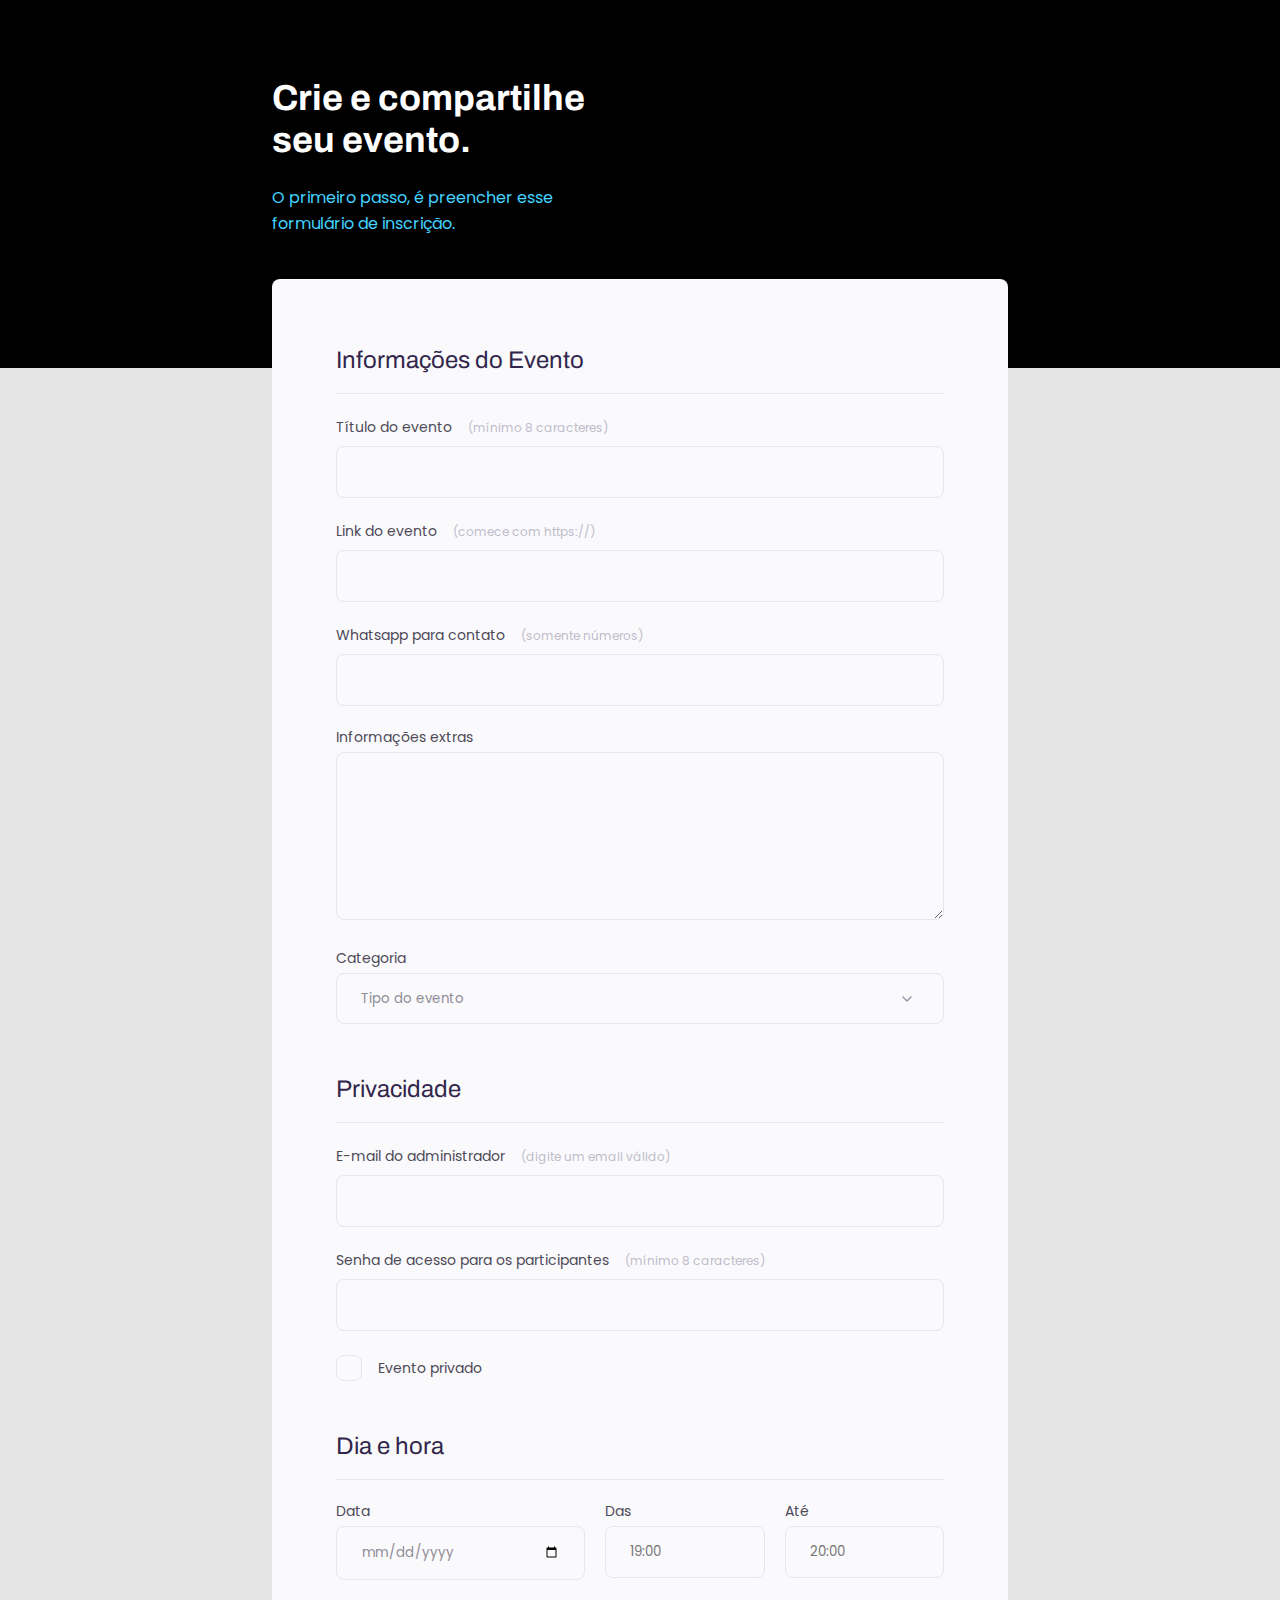
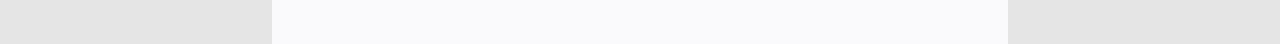
<file: form/index.html>
<!DOCTYPE html>
<html lang="pt-br">
  <head>
    <meta charset="UTF-8" />
    <meta name="viewport" content="width=device-width, initial-scale=1.0" />
    <title>Crie seu Evento</title>
    <link rel="stylesheet" href="style.css" />
  </head>
  <body>
    <header>
      <div class="page">
        <h1>Crie e compartilhe seu evento.</h1>
        <p>O primeiro passo, é preencher esse formulário de inscrição.</p>
      </div>
    </header>

    <main>
      <form action="index.html" method="get">
        <!--Fieldset significa agrupamento de campos-->
        <fieldset id="information">
          <!--Legenda do campo-->
          <legend>Informações do Evento</legend>

          <label for="title"
            >Título do evento <span>(mínimo 8 caracteres)</span></label
          >
          <input type="text" name="title" id="title" />

          <label for="link"
            >Link do evento <span>(comece com https://)</span></label
          >
          <input type="url" name="link" id="link" />

          <label for="whats"
            >Whatsapp para contato <span>(somente números)</span></label
          >
          <input type="tel" name="whats" id="whats" />

          <label for="extras">Informações extras</label>
          <textarea name="extras" id="extras"></textarea>

          <label for="type">Categoria</label>
          <select name="type" id="type">
            <option value="" disabled selected>Tipo do evento</option>
            <option value="live">Ao vivo</option>
            <option value="podcast">Podcast</option>
            <option value="mentorship">Mentoria</option>
          </select>
        </fieldset>

        <fieldset id="privacy">
          <legend>Privacidade</legend>

          <label for="email-adm"
            >E-mail do administrador
            <span>(digite um email válido)</span></label
          >
          <input type="email" name="email-adm" id="email-adm" />

          <label for="password"
            >Senha de acesso para os participantes
            <span>(mínimo 8 caracteres)</span></label
          >
          <input type="password" name="password" id="password" />

          <div class="checkbox-wrapper">
            <input
            type="checkbox"
            id="privacy-check"
            
            />
            <label for="privacy-check" 
              >Evento privado</label
            >
          </div>
        </fieldset>

        <fieldset id="date-section">
          <legend>Dia e hora</legend>

          <div class="date-wrapper">
            <div class="input-wrapper">
              <label for="date">Data</label>
              <input type="date" name="date" id="date" />
            </div>

            <div class="input-wrapper">
              <label for="start">Das</label>
              <input
                type="datetime"
                name="start"
                id="start"
                placeholder="19:00"
              />
            </div>

            <div class="input-wrapper">
              <label for="end">Até</label>
              <input type="datetime" name="end" id="end" placeholder="20:00" />
            </div>
          </div>
        </fieldset>
      </form>
    </main>
  </body>
</html>
</file>
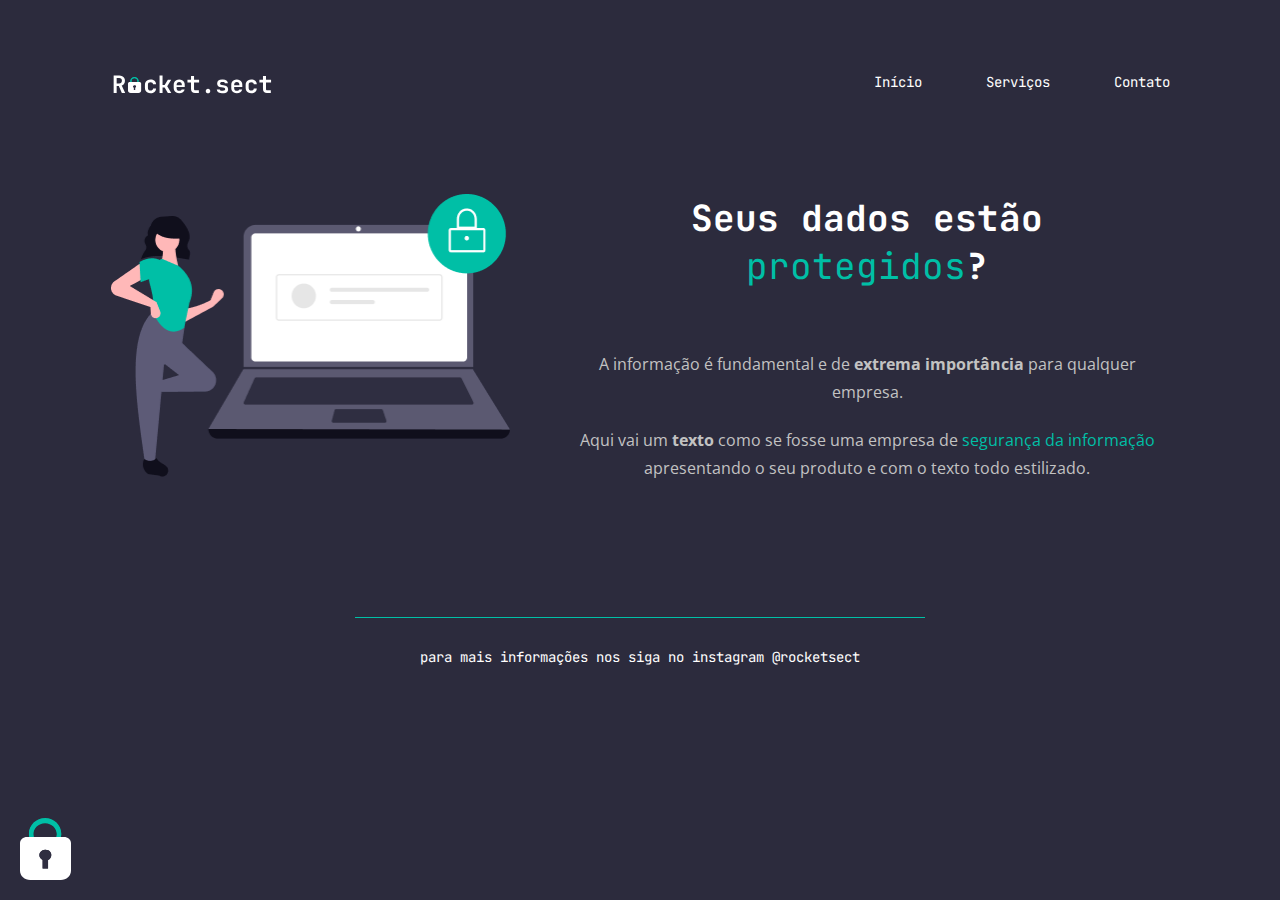
<file: Nova pasta/index.html>
<!DOCTYPE html>
<html lang="pt-br">
  <head>
    <meta charset="UTF-8" />
    <meta name="viewport" content="width=device-width, initial-scale=1.0" />
    <link rel="preconnect" href="https://fonts.googleapis.com" />
    <link rel="preconnect" href="https://fonts.gstatic.com" crossorigin />
    <link
      href="https://fonts.googleapis.com/css2?family=JetBrains+Mono:wght@500;700&family=Open+Sans:wght@400;700&display=swap"
      rel="stylesheet"
    />
    <link rel="stylesheet" href="style.css" />
    <link rel="shortcut icon" href="favicon.ico" type="image/x-icon" />
    <title>Rocket.sect</title>
  </head>
  <body>
    <div id="container">
      <header>
        <img src="images/logo.svg" alt="Logo da Rocket.sect" id="logo" />
        <nav>
          <ul>
            <li><a href="#" target="_blank">Início</a></li>
            <li><a href="#" target="_blank">Serviços</a></li>
            <li><a href="#" target="_blank">Contato</a></li>
          </ul>
          <img src="images/menu.svg" id="menu" />
        </nav>
      </header>
      <main>
        <div class="img">
          <img
            src="images/img1.png"
            alt="Mulher ao lado esquerdo de um notebook"
          />
        </div>
        <section id="text">
          <h1>Seus dados estão <span>protegidos</span>?</h1>
          <p>
            A informação é fundamental e de
            <strong>extrema importância</strong> para qualquer empresa.
          </p>
          <p>
            Aqui vai um <strong>texto</strong> como se fosse uma empresa de
            <span>segurança da informação</span> apresentando o seu produto e
            com o texto todo estilizado.
          </p>
        </section>
      </main>
      <footer>
        para mais informações nos siga no instagram <a href="#">@rocketsect</a>
      </footer>

      <img
        src="images/padlock.svg"
        alt="Cadeado no canto inferior esquerdo"
        id="padlock"
      />
    </div>
  </body>
</html>
</file>
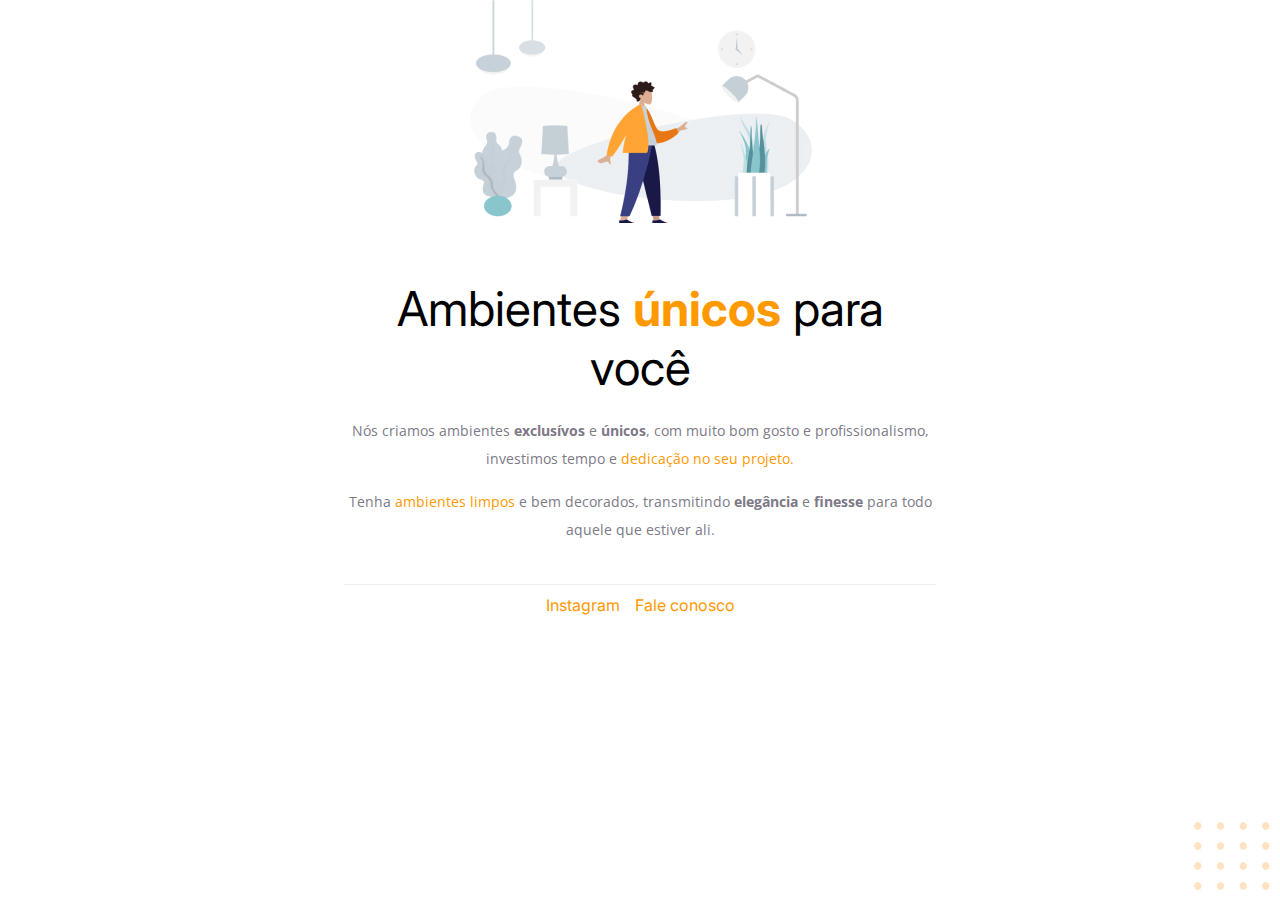
<file: projeto-01/index.html>
<!DOCTYPE html>
<html lang="pt-br">
<head>
    <meta charset="UTF-8">
    <meta name="viewport" content="width=device-width, initial-scale=1.0">
    <link rel="stylesheet" href="style.css">
    <title>Arquitetura</title>
</head>
<body>
    <main>
        <img src="images/image.jpg" alt="Pessoa em um ambiente com móveis">
        <h1>Ambientes <span class="yellow" style="font-weight: bold;">únicos</span> para<br> você</h1>
        <p>Nós criamos ambientes <strong>exclusívos</strong> e <strong>únicos</strong>, com muito bom gosto e profissionalismo, investimos tempo e <span class="yellow">dedicação no seu projeto.</span> </p>
        <p>Tenha <span class="yellow">ambientes limpos</span> e bem decorados, transmitindo <strong>elegância</strong>  e <strong>finesse</strong> para todo aquele que estiver ali.</p>
    </main>
    <footer>
        <nav>
            <ul>
                <li><a href="#" target="_blank">Instagram</a></li>
                <li><a href="mailto:contato@moveisparavoce.com">Fale conosco</a></li>
            </ul>
        </nav>
    </footer>
    <img src="images/balls.svg" alt="bolinhas laranjas no canto inferior direito da tela" id="balls">
</body>
</html>
</file>
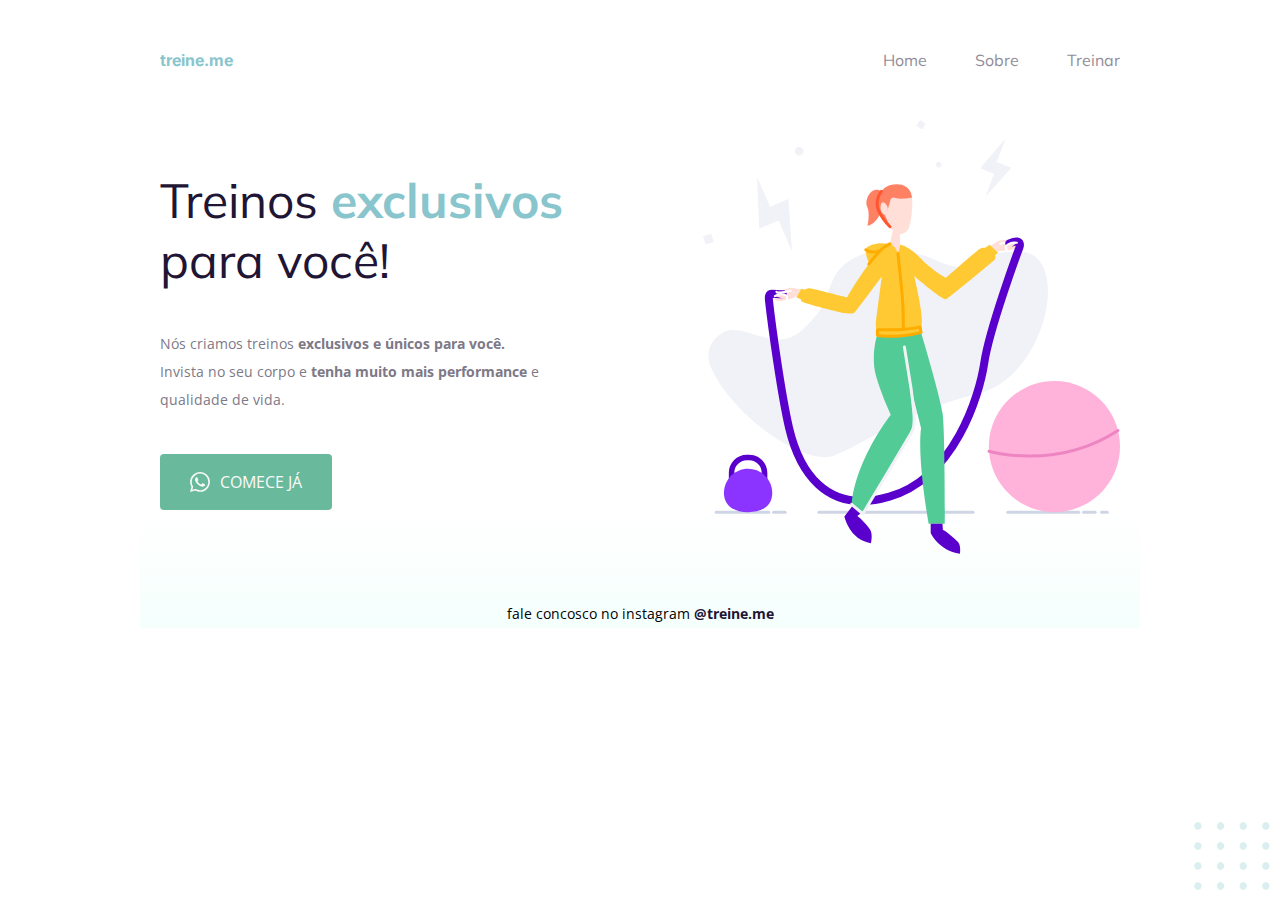
<file: treine.me/index.html>
<!DOCTYPE html>
<html lang="pt-br">
  <head>
    <meta charset="UTF-8" />
    <meta name="viewport" content="width=device-width, initial-scale=1.0" />
    <link rel="preconnect" href="https://fonts.googleapis.com" />
    <link rel="preconnect" href="https://fonts.gstatic.com" crossorigin />
    <link
      href="https://fonts.googleapis.com/css2?family=Inter:wght@700&family=Mulish:wght@400;700&family=Open+Sans:wght@400;700&display=swap"
      rel="stylesheet"
    />
    <link rel="stylesheet" href="style.css" />
    <title>treine.me</title>
  </head>
  <body>
    <div class="container">
      <header>
        <span id="logo">treine.me</span>
        <nav>
          <ul>
            <li><a href="#">Home</a></li>
            <li><a href="#">Sobre</a></li>
            <li><a href="#">Treinar</a></li>
          </ul>
          <img src="images/menu.svg" id="menu" />
        </nav>
      </header>
      <main>
        <div id="text">
          <h1>
            Treinos <span>exclusivos</span><br />
            para você!
          </h1>
          <p>
            Nós criamos treinos <strong>exclusivos e únicos para você.</strong
            ><br />
            Invista no seu corpo e <strong>tenha muito mais performance</strong> e
            <br />
            qualidade de vida.
          </p>
          <button>
            <img src="images/whats.svg" alt="ícone do whatsapp" /> COMECE JÁ
          </button>
        </div>
        <div id="img">
          <img src="images/fitness-jump.svg" alt="Mulher pulando cordar" />
        </div>
      </main>
      <footer>
        fale concosco no instagram <strong><a href="#">@treine.me</a></strong>
      </footer>
      <img
        src="images/balls-decoration.svg"
        alt="Bolas azuis no canto inferiror direito"
        id="balls"
      />
    </div>
  </body>
</html>
</file>
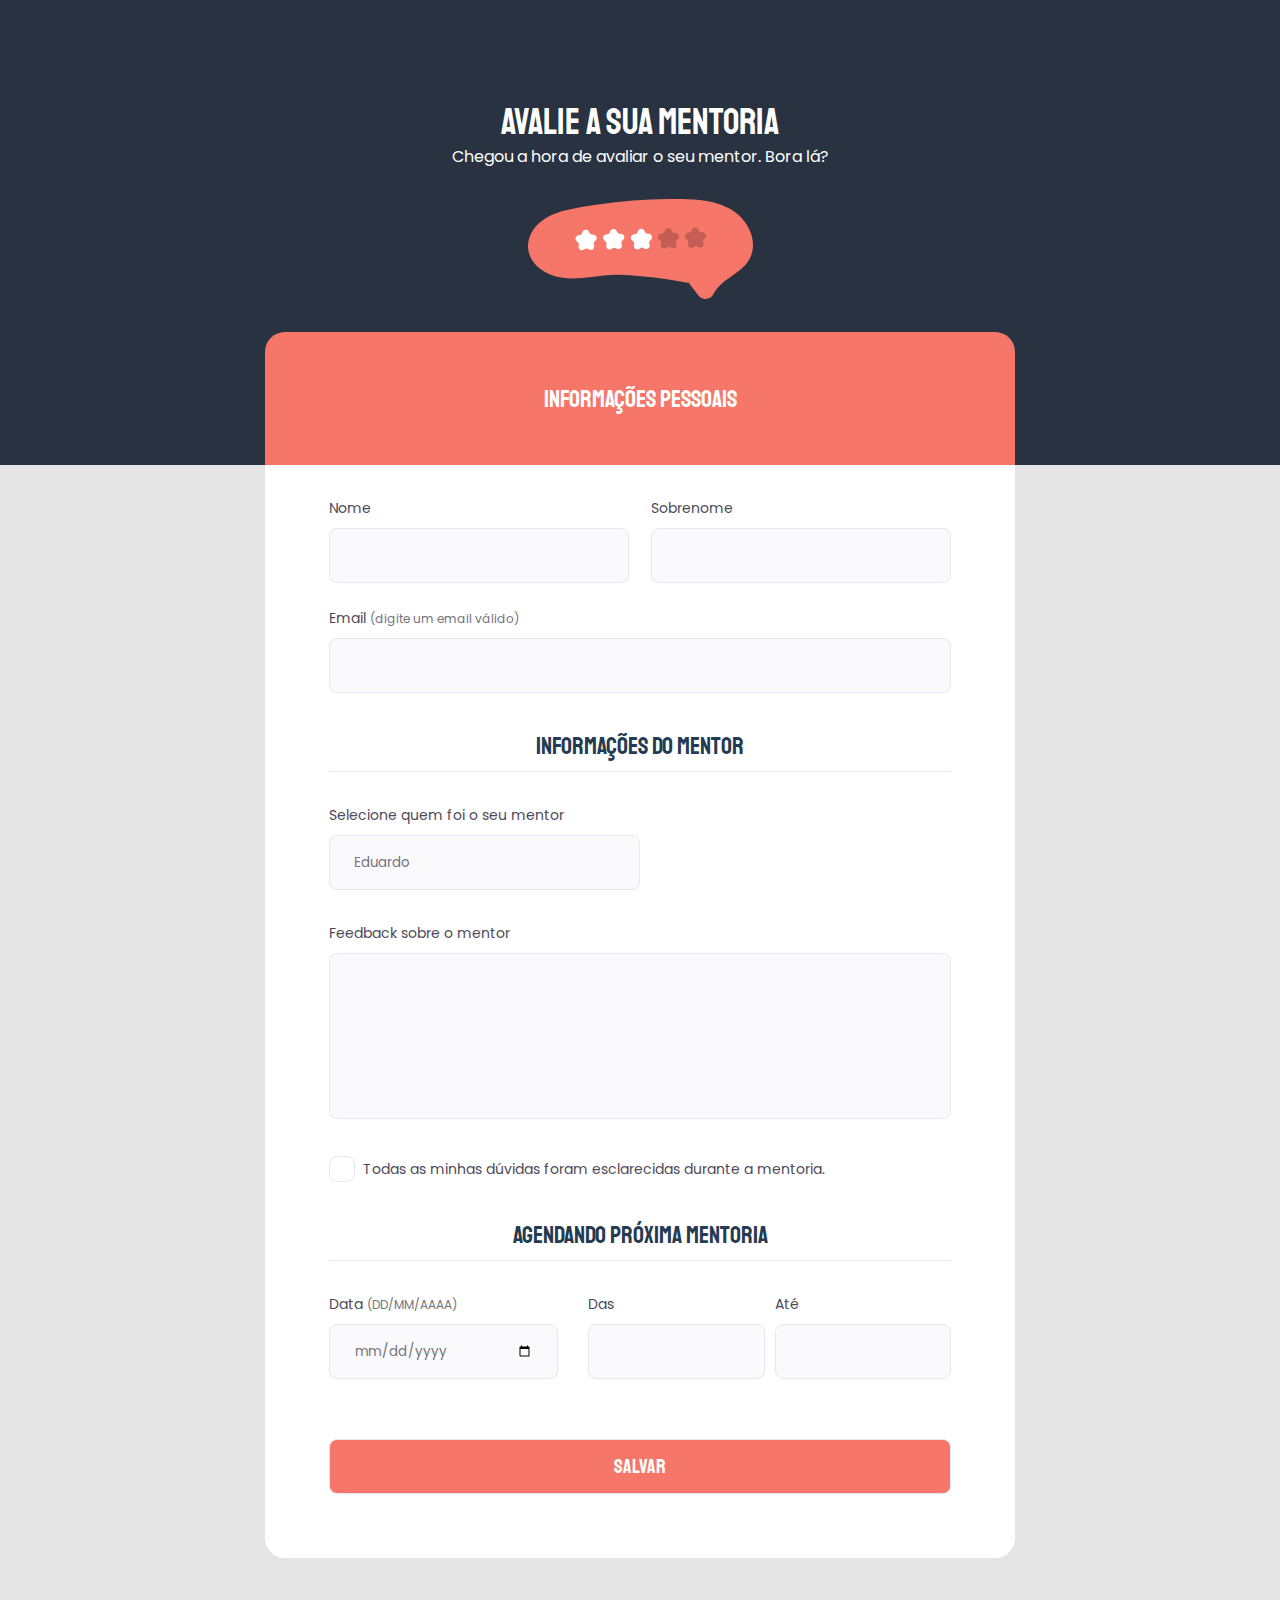
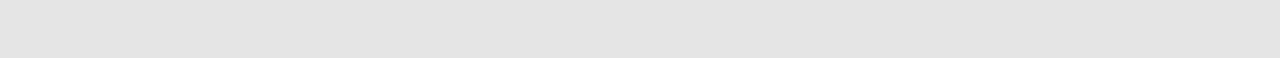
<file: stage-03/form-avaliacao/index.html>
<!DOCTYPE html>
<html lang="pt-br">
  <head>
    <meta charset="UTF-8" />
    <meta name="viewport" content="width=device-width, initial-scale=1.0" />
    <link rel="stylesheet" href="style.css" />
    <title>Avaliação</title>
  </head>
  <body>
    <header>
      <h1>avalie a sua mentoria</h1>
      <p>Chegou a hora de avaliar o seu mentor. Bora lá?</p>
      <img
        src="assets/img.svg"
        alt="Balão rosa com 5 estrelas e somente 3 selecionadas"
      />
    </header>
    <main>
      <form>
        <fieldset>
          <legend>Informações pessoais</legend>

          <div class="two-columns">
            <div class="input-wrapper">
              <label for="event-name">Nome</label>
              <input type="text" id="event-name">
            </div>

            <div class="input-wrapper">
              <label for="event-lastName">Sobrenome</label>
              <input type="text" id="event-lastName">
            </div>
          </div>

          <div class="input-wrapper">
            <label for="event-email">Email <span>(digite um email válido)</span></label>
            <input type="email" id="event-email">
          </div>

        </fieldset>

        <fieldset>
          <legend>Informações do mentor</legend>

          <div class="input-wrapper">
            <label for="event-mentor">Selecione quem foi o seu mentor</label>
            <select id="event-mentor">
              <option value="">Eduardo</option>
              <option value="">Davi</option>
              <option value="">Rafa</option>
            </select>
          </div>

          <div class="input-wrapper">
            <label for="event-feddback">Feedback sobre o mentor</label>
            <textarea id="feddback"></textarea>
          </div>

          <div class="checkbox-wrapper">
            <input type="checkbox" id="event-doubts">
            <label for="event-doubts">Todas as minhas dúvidas foram esclarecidas durante a mentoria.</label>
          </div>
        </fieldset>
        
        <fieldset>
          <legend>Agendando próxima mentoria</legend>

          <div class="three-columns">
            <div class="input-wrapper">
              <label for="event-date">Data <span>(DD/MM/AAAA)</span></label>
              <input type="date" id="event-date">
            </div>

            <div class="input-wrapper">
              <label for="event-start">Das</label>
              <input type="datetime" id="event-start">
            </div>

            <div class="input-wrapper">
              <label for="event-end">Até</label>
              <input type="datetime" id="event-end">
            </div>
          </div>
        </fieldset>

        <input type="submit" value="SALVAR">
      </form>
    </main>
  </body>
</html>
</file>
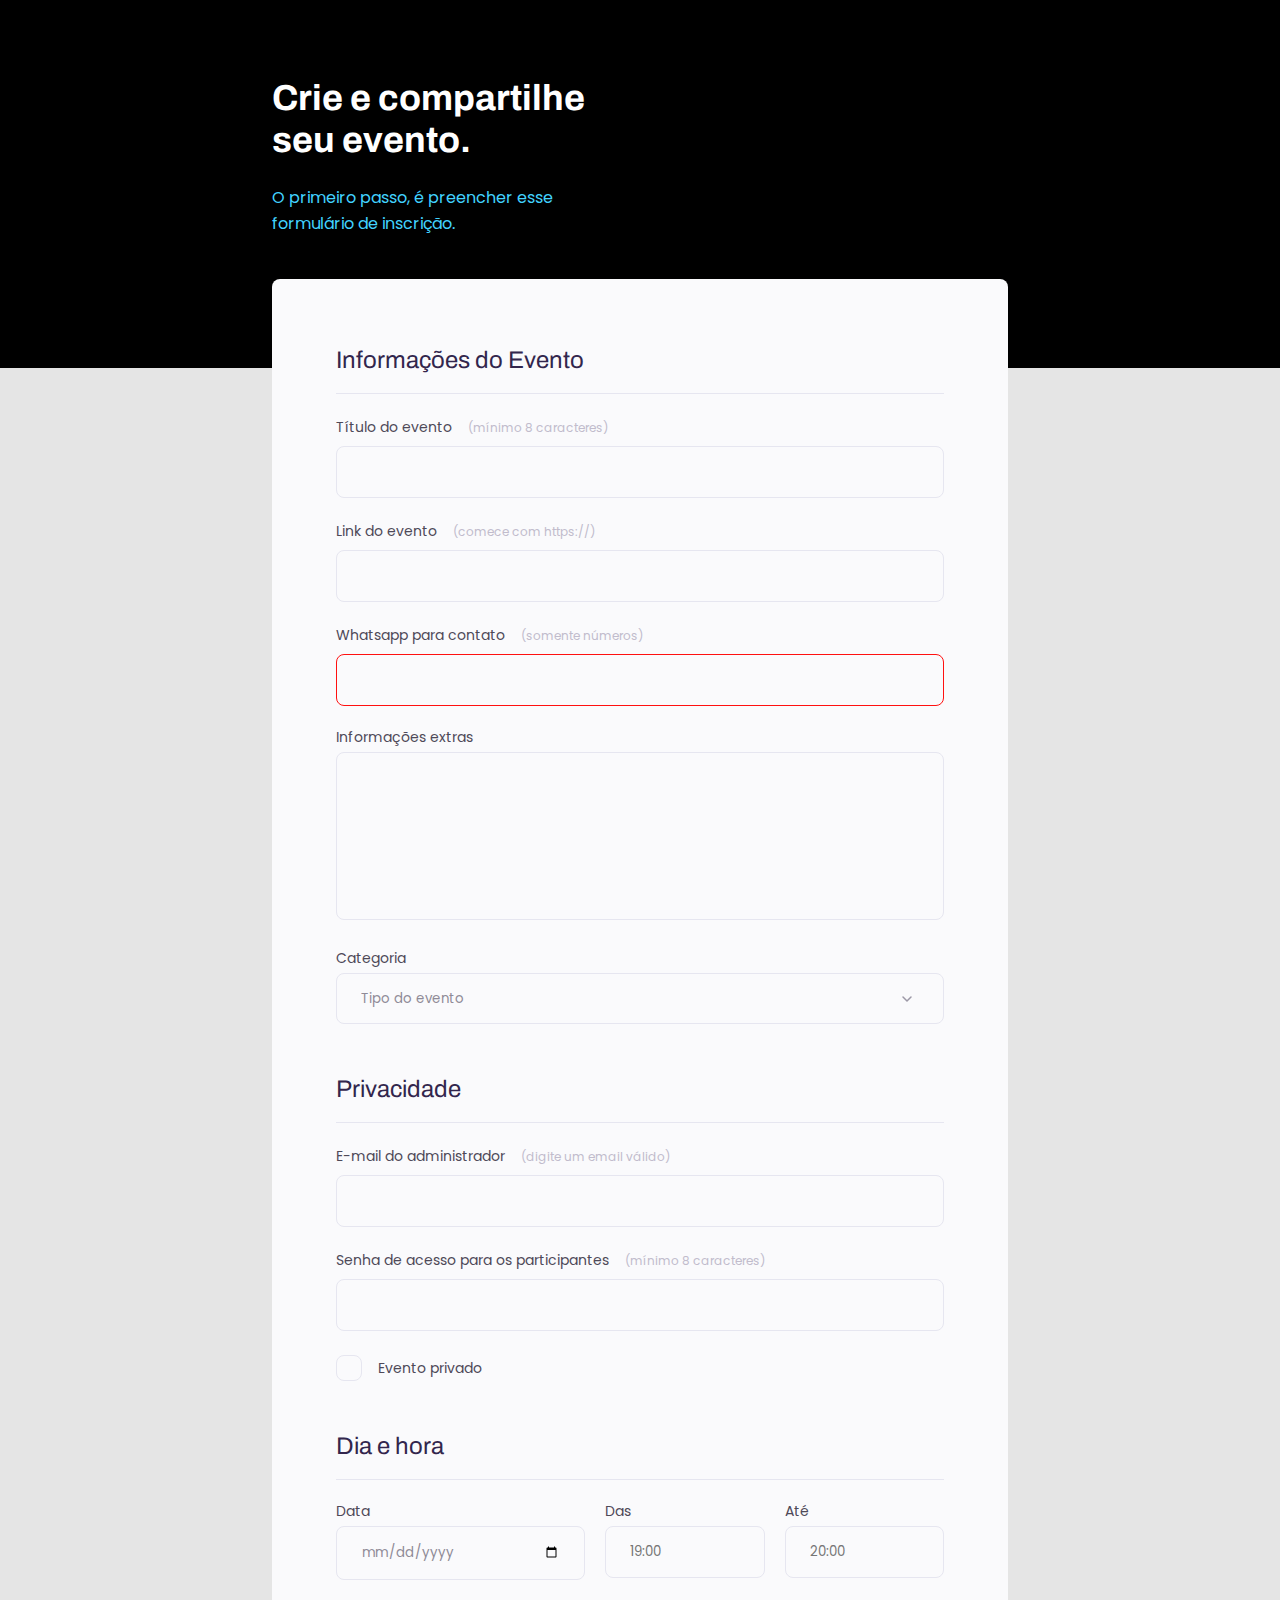
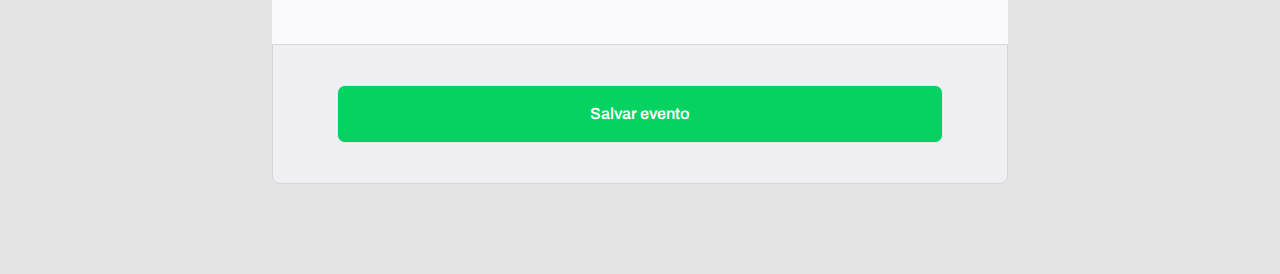
<file: stage-03/form-evento/index.html>
<!DOCTYPE html>
<html lang="pt-br">
  <head>
    <meta charset="UTF-8" />
    <meta name="viewport" content="width=device-width, initial-scale=1.0" />
    <title>Crie seu Evento</title>
    <link rel="stylesheet" href="style.css" />
  </head>
  <body>
    <header>
      <div class="page">
        <h1>Crie e compartilhe seu evento.</h1>
        <p>O primeiro passo, é preencher esse formulário de inscrição.</p>
      </div>
    </header>

    <main>
      <form action="index.html" method="get" id="form">
        <!--Fieldset significa agrupamento de campos-->
        <fieldset id="information">
          <!--Legenda do campo-->
          <legend>Informações do Evento</legend>

          <label for="title"
            >Título do evento <span>(mínimo 8 caracteres)</span></label
          >
          <input type="text" id="title" minlength="8" />

          <label for="link"
            >Link do evento <span>(comece com https://)</span></label
          >
          <input type="url" id="link" />

          <label for="whats"
            >Whatsapp para contato <span>(somente números)</span></label
          >
          <input type="tel" id="whats" required/>

          <label for="extras">Informações extras</label>
          <textarea id="extras"></textarea>

          <label for="type">Categoria</label>
          <select id="type">
            <option value="" disabled selected>Tipo do evento</option>
            <option value="live">Ao vivo</option>
            <option value="podcast">Podcast</option>
            <option value="mentorship">Mentoria</option>
          </select>
        </fieldset>

        <fieldset id="privacy">
          <legend>Privacidade</legend>

          <label for="email-adm"
            >E-mail do administrador
            <span>(digite um email válido)</span></label
          >
          <input type="email" id="email-adm" />

          <label for="password"
            >Senha de acesso para os participantes
            <span>(mínimo 8 caracteres)</span></label
          >
          <input type="password" id="password" />

          <div class="checkbox-wrapper">
            <input type="checkbox" id="privacy-check" />
            <label for="privacy-check">Evento privado</label>
          </div>
        </fieldset>

        <fieldset id="date-section">
          <legend>Dia e hora</legend>

          <div class="date-wrapper">
            <div class="input-wrapper">
              <label for="date">Data</label>
              <input type="date" id="date" />
            </div>

            <div class="input-wrapper">
              <label for="start">Das</label>
              <input type="datetime" id="start" placeholder="19:00" />
            </div>

            <div class="input-wrapper">
              <label for="end">Até</label>
              <input type="datetime" id="end" placeholder="20:00" />
            </div>
          </div>
        </fieldset>
      </form>
    </main>
    <footer>
      <input type="submit" value="Salvar evento" form="form" />
    </footer>
  </body>
</html>
</file>
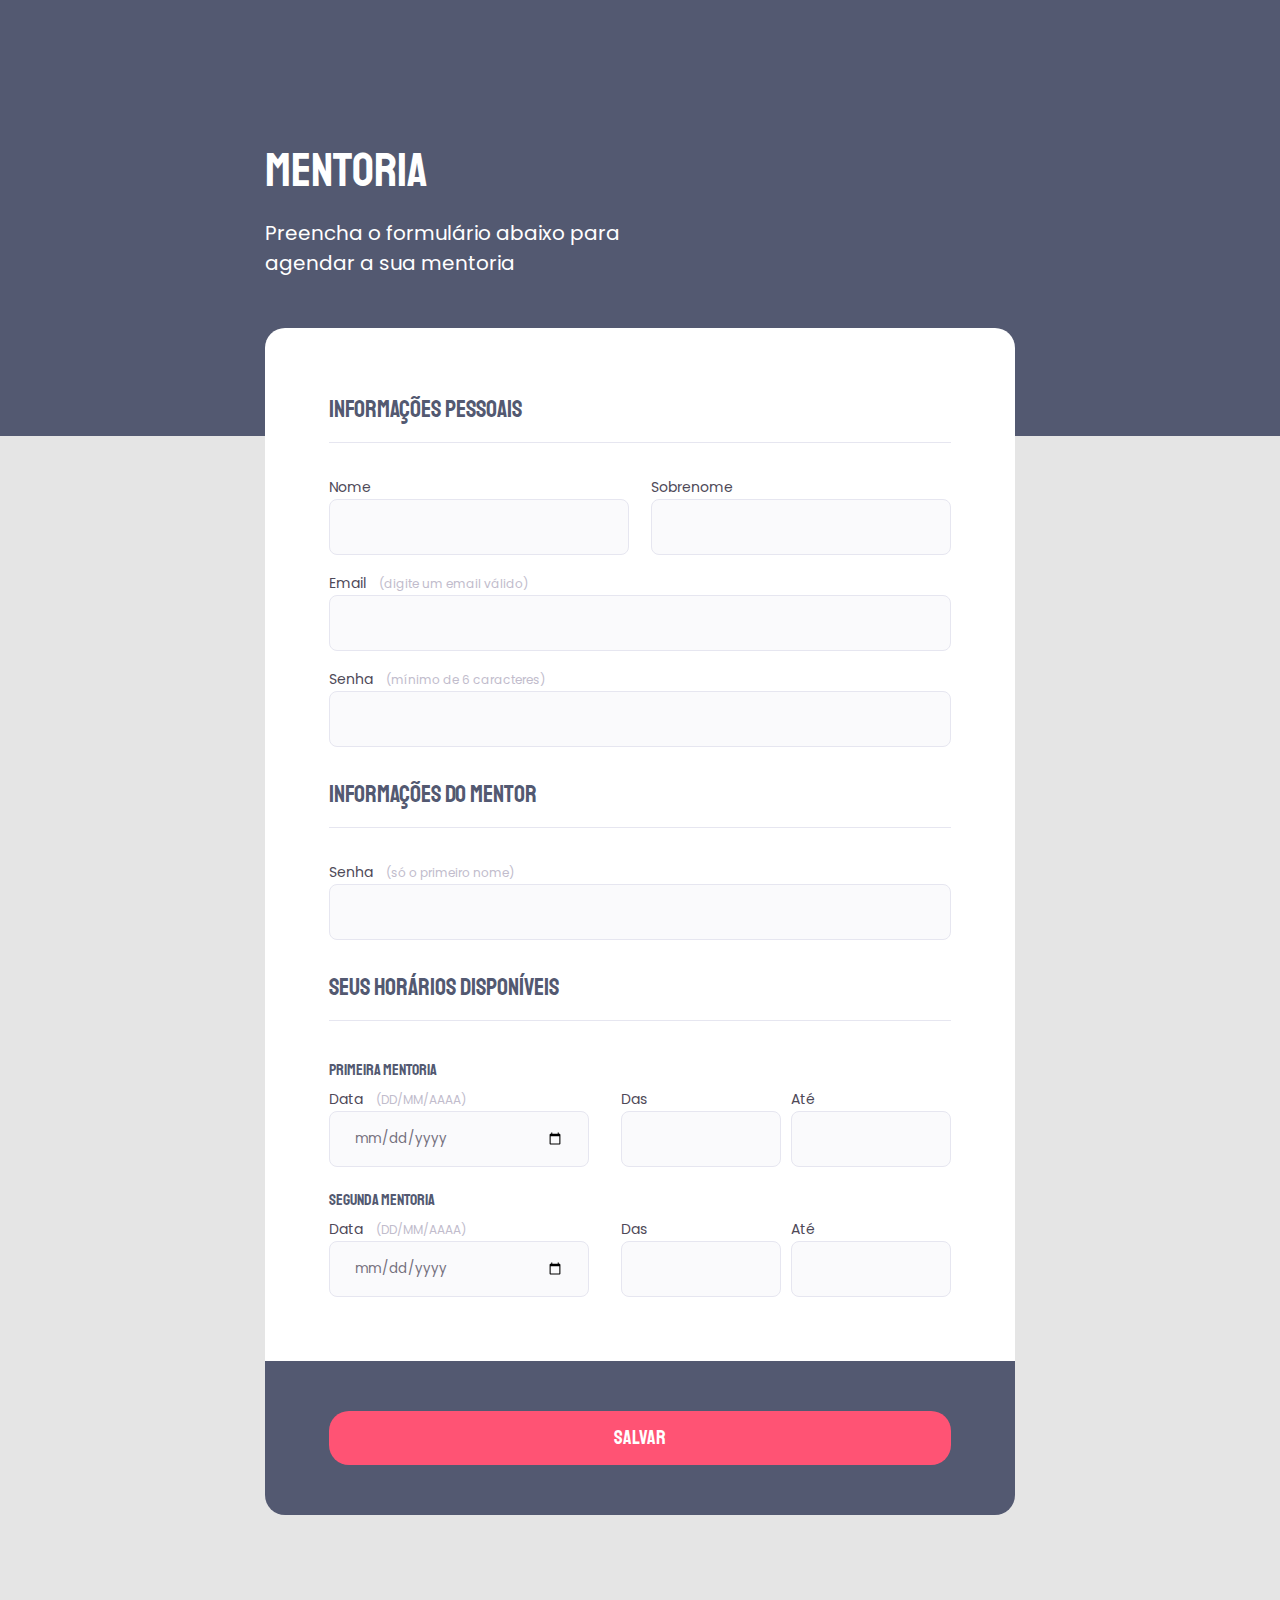
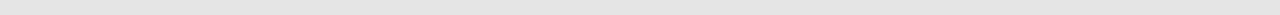
<file: stage-03/form-mentoria/index.html>
<!DOCTYPE html>
<html lang="pt-br">
  <head>
    <meta charset="UTF-8" />
    <meta name="viewport" content="width=device-width, initial-scale=1.0" />
    <link rel="stylesheet" href="style.css" />
    <title>Agende sua Mentoria</title>
  </head>
  <body>
    <header>
      <div class="header-wrapper">
        <h1>Mentoria</h1>
        <p>Preencha o formulário abaixo para agendar a sua mentoria</p>
      </div>
    </header>
    <main>
      <form id="my-form">
        <fieldset>
          <legend>Informações pessoais</legend>

          <div class="two-collumns">
            <div>
              <label for="event-name">Nome</label>
              <input type="text" id="event-name">
            </div>
            
            <div>
              <label for="event-last-name">Sobrenome</label>
              <input type="text" id="event-last-name">
            </div>
          </div>

          <div class="input-wrapper">
            <label for="event-email">Email <span>(digite um email válido)</span></label>
            <input type="email" id="event-email">
          </div>
          
          <div class="input-wrapper">
            <label for="event-password">Senha <span>(mínimo de 6 caracteres)</span></label>
            <input type="password" id="event-password">
          </div>


        </fieldset>

        <fieldset>
          <legend>Informações do mentor</legend>

          <div class="input-wrapper">
            <label for="event-name-mentor">Senha <span>(só o primeiro nome)</span></label>
            <input type="text" id="event-name-mentor">
          </div>

        </fieldset>

        <fieldset>
          <legend>Seus horários disponíveis</legend>
          
          <fieldset>
            <legend>Primeira mentoria</legend>

            <div class="three-collumns">
              <div>
                <label for="event-data">Data <span>(DD/MM/AAAA)</span></label>
                <input type="date" id="event-data">
              </div>
              
              <div>
                <label for="event-start">Das</label>
                <input type="datetime" id="event-start">
              </div>

              <div>
                <label for="event-end">Até</label>
                <input type="datetime" id="event-end">
              </div>
            </div>

          </fieldset>
          <fieldset>
            <legend>Segunda mentoria</legend>

            <div class="three-collumns">
              <div>
                <label for="event-data-2">Data <span>(DD/MM/AAAA)</span></label>
                <input type="date" id="event-data-2">
              </div>
              
              <div>
                <label for="event-start-2">Das</label>
                <input type="datetime" id="event-start-2">
              </div>

              <div>
                <label for="event-end-2">Até</label>
                <input type="datetime" id="event-end-2">
              </div>
            </div>
          </fieldset>
        </fieldset>
      </form>
    </main>

    <footer>
      <button form="my-form">SALVAR</button>
    </footer>
  </body>
</html>
</file>
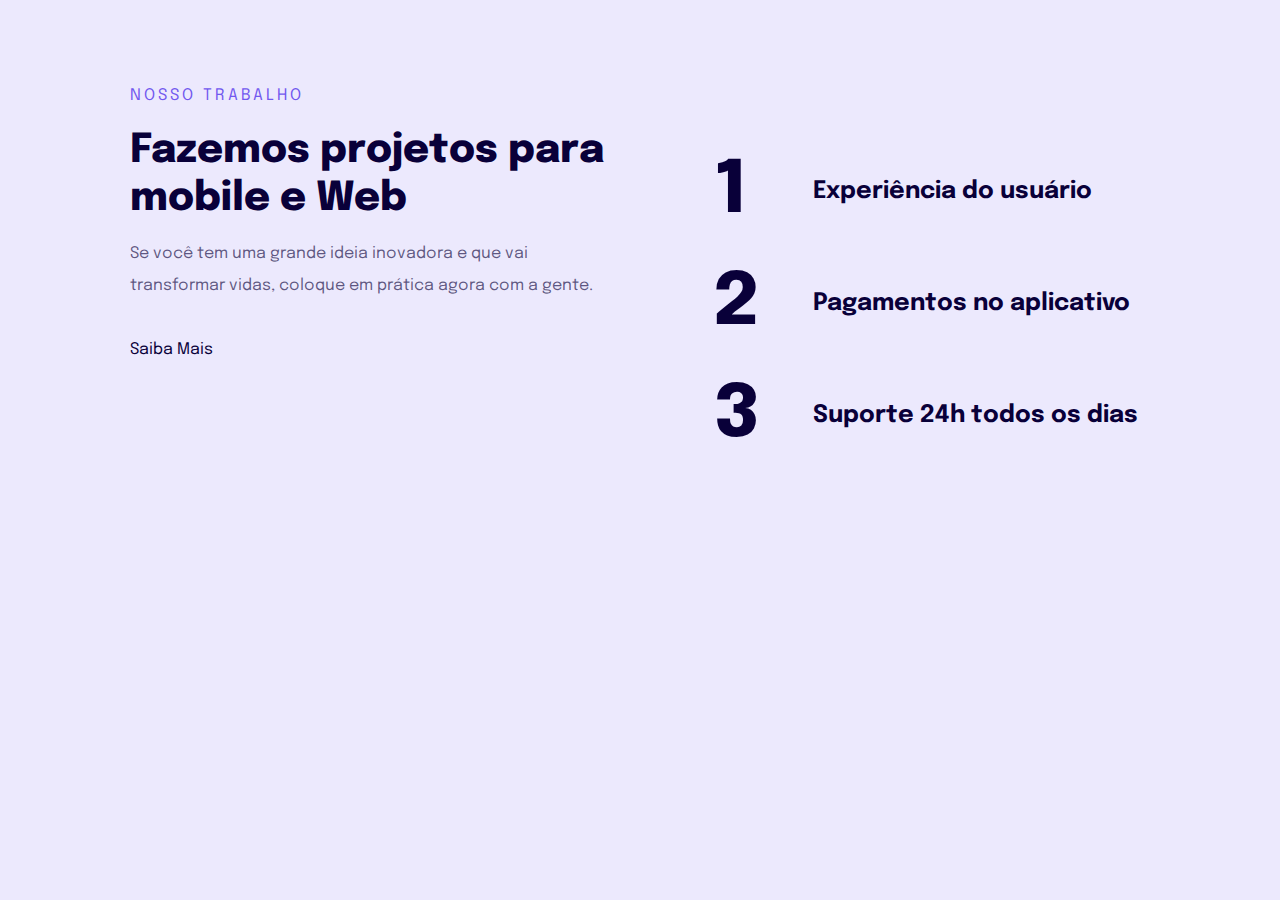
<file: stage-03/responsivo/index.html>
<!DOCTYPE html>
<html lang="pt-br">
  <head>
    <meta charset="UTF-8" />
    <meta name="viewport" content="width=device-width, initial-scale=1.0" />
    <link rel="stylesheet" href="style.css" />
    <title>Responsivo</title>
  </head>
  <body>
    <main>
      <div>
        <p>nosso trabalho</p>
        <h1>Fazemos projetos para
          mobile e Web</h1>
        <p>Se você tem uma grande ideia inovadora e que vai transformar vidas, coloque em prática agora com a gente.</p>
        <a href="#">Saiba Mais</a>
      </div>

      <ul>
        <li><span>1</span> Experiência do usuário</li>
        <li><span>2</span> Pagamentos no aplicativo</li>
        <li><span>3</span> Suporte 24h todos os dias</li>
      </ul>
    </main>
  </body>
</html>
</file>
<file: form/style.css>
@charset "UTF-8";

/*Google Fonts: Archivo and Poppins */
@import url('https://fonts.googleapis.com/css2?family=Archivo:wght@600;700&family=Poppins&display=swap');

:root {
  --archivo: 'Archivo', sans-serif;
  --poppins: 'Poppins', sans-serif;
}

* {
  margin: 0;
  padding: 0;
  box-sizing: border-box;
  outline: none;
}

h1,
legend {
  font-family: var(--archivo);
}

body,
input,
textarea,
select,
button {
  font-family: var(--poppins);
}

body {
  background-color: #e5e5e5;
  min-height: 100vh;
  padding-top: 77px;
}

body::before {
  content: '';
  height: 368px;
  width: 100%;

  background-color: black;
  z-index: -1;
  position: absolute;
  top: 0;
  left: 0;
}

.page {
  max-width: 319px;
}

header,
main {
  max-width: 736px;
  margin: 0 auto;
}

header h1 {
  color: white;
  line-height: 42px;
  font-size: 36px;
  font-weight: 700;
  margin-bottom: 24px;
}

header p {
  color: #42d3ff;
  font-weight: 400px;
  font-size: 16px;
  line-height: 26px;
}

main {
  background-color: #fafafc;
  margin-top: 42px;
  padding: 64px;
  border-radius: 8px 8px 0 0;
}

form {
  display: flex;
  flex-direction: column;
  gap: 48px;
}

form fieldset {
  border: none;
}

form legend {
  font-weight: 600px;
  font-size: 24px;
  line-height: 34px;

  color: #32264d;
  border-bottom: 1px solid #e6e6f0;
  width: 100%;
  padding-bottom: 16px;
}

form label {
  display: block;
  margin-top: 24px;
  margin-bottom: 8px;
  color: #4e4958;
  font-weight: 400;
  line-height: 14px;
  font-size: 14px;
}

form label > span {
  color: #c1bccc;
  font-size: 12px;
  line-height: 20px;
  margin-left: 12px;
}

form label > span:hover {
  color: #716f76;
}

form input,
textarea,
select {
  background-color: #fafafc;
  border: 1px solid #e6e6f0;

  padding: 15px 24px;
  width: 100%;
  border-radius: 8px;
  color: #8f8b97;
}

form input:focus,
textarea:focus,
select:focus {
  border-color: #ff1010;
}

form textarea {
  height: 168px;
}

form select {
  appearance: none;
  -webkit-appearance: none;
  background-image: url("data:image/svg+xml,%3Csvg width='24' height='24' viewBox='0 0 24 24' fill='none' xmlns='http://www.w3.org/2000/svg'%3E%3Cpath d='M8 10L12 14L16 10' stroke='%239C98A6' stroke-width='1.5' stroke-linecap='round' stroke-linejoin='round'/%3E%3C/svg%3E%0A");
  background-position: right 24px center;
  background-repeat: no-repeat;
}

input[type='checkbox'] {
  margin-top: 24px;
  margin-right: 16px;
}

.date-wrapper {
  display: flex;
  gap: 20px;
}

.input-wrapper:first-child {
  flex-basis: 30rem;
}


.checkbox-wrapper {
  margin-top: 24px;

}

.checkbox-wrapper label {
  display: flex;
  align-items: center;
  gap: 16px;
  margin: 0;
}

#privacy-check {
  display: none;
}

.checkbox-wrapper label::before {
  content: '';
  width: 24px;
  height: 24px;
  display: block;

  border: 1px solid #E6E6F0;
  border-radius: 8px;
}

#privacy-check:checked + label::before {
  background-image: url("data:image/svg+xml,%3Csvg width='18' height='14' viewBox='0 0 18 14' fill='none' xmlns='http://www.w3.org/2000/svg'%3E%3Cpath d='M6 11.17L1.83 7L0.410004 8.41L6 14L18 2L16.59 0.589996L6 11.17Z' fill='%2342D3FF'/%3E%3C/svg%3E%0A");
  background-repeat: no-repeat;
  background-position: center;
}
</file>
<file: Nova pasta/style.css>
@charset "UTF-8";

:root {
  --jetBrains: 'JetBrains Mono', monospace;
  --openSans: 'Open Sans', sans-serif;
}

* {
  margin: 0;
  padding: 0;
  box-sizing: border-box;
}

body {
  min-height: 100vh;
  background-color: #2c2b3d;
  color: white;
  font-family: var(--jetBrains);
}

#container {
  max-width: 1100px;
  margin: 0 auto;
  padding-top: 70px;
  padding: 70px 20px 0 20px;
}

header {
  display: flex;
  justify-content: space-between;
  margin-bottom: 100px;
}

header ul {
  list-style: none;
  font-size: 14px;

  display: flex;
  justify-content: space-between;
  gap: 64px;
}

header nav {
  display: flex;
  align-items: center;
}

#menu {
  display: none;
}

a,
a:visited {
  color: #fff;
  text-decoration: none;
}

header a:hover {
  background-color: #00bfa6;
  padding: 8px;
  border-radius: 4px;
  color: #2c2b3d;
}

main {
  display: flex;
  justify-content: space-between;
  align-items: center;

  text-align: center;
  margin-bottom: 15vh;
}

div.img {
  max-width: 400px;
  min-width: 280px;
}

div.img img {
  width: 100%;
}

section#text {
  max-width: 606px;
}

h1 {
  font-size: 36px;
}

span {
  color: #00bfa6;
  font-weight: normal;
}

p {
  font-family: var(--openSans);
  line-height: 28px;
  font-size: 16px;
  color: #c2c2c2;
}

p:first-of-type {
  margin: 60px 0 20px 0;
}

img#padlock {
  position: fixed;
  left: 20px;
  bottom: 20px;
}

footer {
  border-top: 1px solid #00BFA6;
  max-width: 570px;
  margin: auto;
  text-align: center;
  padding-top: 30px;
  font-size: 14px;
}

footer a:hover {
  text-decoration: underline;
}

::-webkit-scrollbar {
  width: 5px;
}

::-webkit-scrollbar-track {
  background-color: #131313;
}

::-webkit-scrollbar-thumb {
  background-color: #00BFA6;
  border-radius: 10px;
}


@media screen and (max-width: 685px){
  h1 {
    font-size: 1.7em;
  }

  p {
    font-size: 0.9em;
  }
}

@media screen and (max-width: 630px) {
  main {
    flex-direction: column;
  }

  div.img {
    width: 10vw;
    
  }

  nav ul {
    display: none;
  }

  #menu {
    display: inline-block;
    width: 40px;
    cursor: pointer;
  }
}
</file>
<file: projeto-01/style.css>
@charset "UTF-8";

@import url('https://fonts.googleapis.com/css2?family=Inter:wght@400;700&display=swap');
@import url('https://fonts.googleapis.com/css2?family=Open+Sans:wght@400;700&display=swap');

* {
    margin: 0;
    padding: 0;
    box-sizing: border-box;
}

body {

    font-family: 'Inter', sans-serif;
    position: relative;
    text-align: center;
}

main {
    width: 592px;
    margin: auto;
}

h1 {
    font-size: 3em;
    font-weight: normal;
    margin-top: 52px;
    margin-bottom: 20px;
}

p {
    font-family: 'Open Sans', sans-serif;
    font-size: 14px;
    color: #7d7987;
    line-height: 28px;
}

p {
    margin-bottom: 15px;
}

ul {
    display: flex;
    list-style: none;
    justify-content: center;
}

li + li {
    margin-left: 15px;
}

a, .yellow {
    color: #ff9900;
}

a {
    text-decoration: none;
}

a:hover {
    text-decoration: underline;
}

footer {
    width: 592px;
    margin: auto;
    border-top: 1px #eceff2 solid ;
    margin-top: 40px;
    padding: 10px 0;
}

#balls {
    position: fixed;
    bottom: 0;
    right: 0;
}
</file>
<file: treine.me/style.css>
@charset "UTF-8";

:root {
  --inter: 'Inter', sans-serif;
  --mulish: 'Mulish', sans-serif;
  --openSans: 'Open Sans', sans-serif;
}

* {
  margin: 0;
  padding: 0;
  box-sizing: border-box;
}

body {
  min-height: 100vh;
}

div.container {
  max-width: 1000px;
  padding: 50px 20px 0 20px;
  margin: auto;
  background: linear-gradient(180deg, rgba(227, 255, 248, 0) 82.08%, rgba(227, 255, 248, 0.38) 100%);
}

header {
  display: flex;
  justify-content: space-between;
  margin-bottom: 50px;
}

span#logo {
  font-family: var(--inter);
}

header ul {
  list-style: none;
  display: flex;
  gap: 48px;
}

header ul li {
  font-family: var(--mulish);
}

a {
  text-decoration: none;
  color: #1F1534;
}

ul a {
  opacity: 0.5;
}

a:hover {
  text-decoration: underline;
  font-weight: bold;
  opacity: 1;
}

a:visited {
  color: #1F1534;
}

main {
  display: flex;
  justify-content: space-between;
}

main div#text {
  padding: 50px 0;
  max-width: 490px;
}

h1 {
  font-family: var(--mulish);
  font-weight: normal;
  font-size: 3em;
  color:  #1F1534;;
}

span {
  font-weight: 700;
  color: #89c5cc;
}

p {
  font-family: var(--openSans);
  color: #7D7987;
  font-size: 14px;
  margin: 40px 0;
  line-height: 28px;
}

button {
  font-family: var(--openSans);
  background-color: #69B99D;
  color: #F9F9F9;
  border: none;
  padding: 17px 30px;
  border-radius: 4px;
  font-size: 16px;
  display: flex;
  gap: 10px;

}

button:hover {
  cursor: pointer;
  filter: brightness(1.1);
}

div#img {
  max-width: 417px;
}
div#img img {
  width: 100%;
}

footer {
  text-align: center;
  font-family: var(--openSans);
  margin-top: 40px;
  font-size: 14px;
  line-height: 28px;
}

#balls {
  position: fixed;
  bottom: 0;
  right: 0;
}

img#menu {
  display: none;
}

@media screen and (max-width: 600px){
  main {
    flex-direction: column;
    text-align: center;
  }
  div#img {
    margin: auto;
    width: 70%;
    order: -1;
  }
  header ul {
    display: none;
  }

  h1 {
    font-size: 2em;
  }
  img#menu {
    display: inline-block;
    width: 30px;
  }
  img#menu:hover {
    cursor: pointer;
  }

}
</file>
<file: stage-03/form-avaliacao/style.css>
@charset "UTF-8";

@import url('https://fonts.googleapis.com/css2?family=Poppins&family=Staatliches&display=swap');

:root {
  --poppins: 'Poppins', sans-serif;
  --staatliches: 'Staatliches', cursive;
  
}

* {
  margin: 0;
  padding: 0;
  box-sizing: border-box;
}

body, input, textarea, select {
  font-family: var(--poppins);
}

h1, legend {
  font-family: var(--staatliches);
}

body {
  min-height: 100vh;
  background-color: #E5E5E5;
}


header {
  text-align: center;
  color: #fff;
  padding-top: 100px;
  height: 465px;
  background-color: #293241;
}

header h1 {
  font-weight: 400;
  font-size: 36px;
  line-height: 45px;

}

header p {
  font-size: 16px;
  line-height: 24px;
  font-weight: 400px;
}

header img {
  margin: 30px 0;
}

main {
  max-width: 750px;
  margin: auto;
}

form {
  background-color: #fff;
  
  position: relative;
  
  margin-bottom: 100px;
  padding: 30px 64px 64px;
  border-radius: 0 0 20px 20px;

  display: flex;
  flex-direction: column;
  gap: 36px;
}

fieldset {
  border: none;
  
}

legend {
  color: #253B51;

  font-weight: 400;
  font-size: 24px;
  line-height: 34px;

  text-align: center;
}

fieldset:first-child {
  display: flex;
  flex-direction: column;
  gap: 22px;
}

fieldset:first-child > legend {
  color: #fff;
  background-color: #F67669;
  
  width: 100%;
  height: 133px;
  padding: 50px 0;
  border: none;
  border-radius: 20px 20px 0 0;


  position: absolute;
  left: 0;
  top: 0;
  transform: translateY(-133px);
}

legend {
  border-bottom: 1px solid #E6E6F0;
  padding-bottom: 8px;
  margin-bottom: 30px;
  width: 100%;
}

label {
  color: #4E4958;

  font-weight: 400;
  font-size: 14px;
  line-height: 24px;
  
}

label span {
  color: #74727a;

  font-weight: 400;
  font-size: 12px;
  line-height: 20px;

}

input, select {
  height: 55px;
}

input, textarea, select {
  width: 100%;
  background-color:#FAFAFC;
  color: #74727a;

  border: 1px solid #E6E6F0;
  border-radius: 8px;
  padding: 0 24px;
  margin-top: 8px;
}


.two-columns {
  display: flex;
  gap: 22px; 
}

.two-columns > div{
  width: 50%;
}

select {
  display: block;
  width: 50%;
  appearance: none;
}

textarea {
  height: 166px;
  padding: 24px;
  resize: none;
}

fieldset:nth-child(2) {
  display: flex;
  flex-direction: column;
  gap: 30px;
}

.checkbox-wrapper {
  
  position: relative;
}

input[type="checkbox"] {
  width: 24px;
  height: 24px;
  margin: 0;
  
  position: absolute;
  top: 0;
  padding: 0;

  opacity: 0;
}

input[type="checkbox"] + label {
  display: flex;
  align-items: center;
  gap: 8px;
}

input[type="checkbox"] + label::before {
  content: '';
  display: block;
  
  width: 24px;
  height: 24px;
  
  border: 1px solid #E6E6F0;
  border-radius: 8px;
}

input[type="checkbox"]:checked + label::before {
  background-image: url("data:image/svg+xml,%3Csvg width='18' height='14' viewBox='0 0 18 14' fill='none' xmlns='http://www.w3.org/2000/svg'%3E%3Cpath d='M6 11.17L1.83 7L0.410004 8.41L6 14L18 2L16.59 0.589996L6 11.17Z' fill='%2342D3FF'/%3E%3C/svg%3E%0A");
  background-repeat: no-repeat;
  background-position: center;

}

input[type="checkbox"]:focus + label::before {
  outline: 2px solid #000;
}


.three-columns {
  display: flex;
  gap: 10px;
}

.three-columns > div:first-child {
  margin-right: 20px;
  width: 70%;
}

input[type="submit"] {
  background-color: #F67669;
  color: white;
  
  font-family: var(--staatliches);
  font-weight: 400;
  font-size: 20px;
  line-height: 26px;


  margin-top: 24px;
}

input[type="submit"]:hover {
  cursor: pointer;
  filter: brightness(1.1);
}

@media screen and (max-width: 470px){
  .three-columns {
    flex-direction: column;
  }

  .three-columns > div {
    width: 50%;
  }

  .three-columns > div:first-child {
    width: 100%;
  }
}
</file>
<file: stage-03/form-evento/style.css>
@charset "UTF-8";

/*Google Fonts: Archivo and Poppins */
@import url('https://fonts.googleapis.com/css2?family=Archivo:wght@600;700&family=Poppins&display=swap');

:root {
  --archivo: 'Archivo', sans-serif;
  --poppins: 'Poppins', sans-serif;
}

* {
  margin: 0;
  padding: 0;
  box-sizing: border-box;

}

h1,
legend {
  font-family: var(--archivo);
}

body,
input,
textarea,
select {
  font-family: var(--poppins);
}

body {
  background-color: #e5e5e5;
  min-height: 100vh;
  padding-top: 77px;
}

body::before {
  content: '';
  height: 368px;
  width: 100%;

  background-color: black;
  z-index: -1;
  position: absolute;
  top: 0;
  left: 0;
}

.page {
  max-width: 319px;
}

header,
main, footer {
  max-width: 736px;
  margin: 0 auto;
}

header h1 {
  color: white;
  line-height: 42px;
  font-size: 36px;
  font-weight: 700;
  margin-bottom: 24px;
}

header p {
  color: #42d3ff;
  font-weight: 400px;
  font-size: 16px;
  line-height: 26px;
}

main {
  background-color: #fafafc;
  margin-top: 42px;
  padding: 64px;
  border-radius: 8px 8px 0 0;
}

form {
  display: flex;
  flex-direction: column;
  gap: 48px;
}

form fieldset {
  border: none;
}

form legend {
  font-weight: 600px;
  font-size: 24px;
  line-height: 34px;

  color: #32264d;
  border-bottom: 1px solid #e6e6f0;
  width: 100%;
  padding-bottom: 16px;
}

form label {
  display: block;
  margin-top: 24px;
  margin-bottom: 8px;
  color: #4e4958;
  font-weight: 400;
  line-height: 14px;
  font-size: 14px;
}

form label > span {
  color: #c1bccc;
  font-size: 12px;
  line-height: 20px;
  margin-left: 12px;
}

form label > span:hover {
  color: #716f76;
}

input,
textarea,
select {
  background-color: #fafafc;
  border: 1px solid #e6e6f0;

  padding: 15px 24px;
  width: 100%;
  border-radius: 8px;
  color: #8f8b97;
}

form input:focus,
textarea:focus,
select:focus {
  border-color: #ff1010;
}

form textarea {
  height: 168px;
  resize: none;
}

form select {
  appearance: none;
  -webkit-appearance: none;
  background-image: url("data:image/svg+xml,%3Csvg width='24' height='24' viewBox='0 0 24 24' fill='none' xmlns='http://www.w3.org/2000/svg'%3E%3Cpath d='M8 10L12 14L16 10' stroke='%239C98A6' stroke-width='1.5' stroke-linecap='round' stroke-linejoin='round'/%3E%3C/svg%3E%0A");
  background-position: right 24px center;
  background-repeat: no-repeat;
}

input[type='checkbox'] {
  margin-top: 24px;
  margin-right: 16px;
}

.date-wrapper {
  display: flex;
  gap: 20px;
}

.input-wrapper:first-child {
  flex-basis: 30rem;
}


.checkbox-wrapper {
  margin-top: 24px;
  position: relative;
}

.checkbox-wrapper label {
  display: flex;
  align-items: center;
  gap: 16px;
  margin: 0;
}

#privacy-check {
  position: absolute;
  top: 0;
  left: 0;

  opacity: 0;

  width: 24px;
  height: 24px;

  margin: 0;
  

}

.checkbox-wrapper label::before {
  content: '';
  width: 24px;
  height: 24px;
  display: block;

  border: 1px solid #E6E6F0;
  border-radius: 8px;
  
}

#privacy-check:focus + label::before {
  outline: 2px solid #000000;
}

#privacy-check:checked + label::before {
  background-image: url("data:image/svg+xml,%3Csvg width='18' height='14' viewBox='0 0 18 14' fill='none' xmlns='http://www.w3.org/2000/svg'%3E%3Cpath d='M6 11.17L1.83 7L0.410004 8.41L6 14L18 2L16.59 0.589996L6 11.17Z' fill='%2342D3FF'/%3E%3C/svg%3E%0A");
  background-repeat: no-repeat;
  background-position: center;
}

footer {
  background-color: #F0F0F4;
  border-radius: 0 0 8px 8px;
  border: 1px solid #d6d6d6;

  padding: 40px 64px;
  margin-bottom: 90px;
}

footer input {
  background-color: #04D361;
  color: #fff;

  font-family: var(--archivo);
  font-weight: 600;
  font-size: 16px;
  line-height: 26px;
}

footer input:hover {
  cursor: pointer;
  filter: brightness(1.1);
}


input:invalid  {
  border: 1px solid #FF1010;
}
</file>
<file: stage-03/form-mentoria/style.css>
@charset "UTF-8";

@import url('https://fonts.googleapis.com/css2?family=Poppins&family=Staatliches&display=swap');

:root {
  --staatliches: 'Staatliches', cursive;
  --poppins: 'Poppins', sans-serif;
}

* {
  margin: 0;
  padding: 0;
  box-sizing: border-box;
}

h1,
legend,
button {
  font-family: var(--staatliches);
}

body,
input {
  font-family: var(--poppins);
}

body {
  min-height: 100vh;
  background-color: #e5e5e5;
}

body::before {
  content: '';
  background-color: #535971;

  width: 100%;
  height: 436px;

  position: absolute;
  top: 0;
  left: 0;
  z-index: -1;
}

.header-wrapper {
  max-width: 400px;
}
header,
main,
footer {
  max-width: 750px;
  margin: auto;
}

header {
  color: #fff;
  font-weight: 400;
  margin-top: 140px;
  margin-bottom: 50px;
}

header h1 {
  font-size: 48px;
  line-height: 60px;
  margin-bottom: 18px;
  font-weight: 400;
}

header p {
  font-size: 20px;
  line-height: 30px;
}

form {
  background-color: #fff;

  display: flex;
  flex-direction: column;
  gap: 30px;

  padding: 64px;
  border-radius: 20px 20px 0 0;
}

fieldset {
  border: none;
}

form > fieldset {
  display: flex;
  flex-direction: column;
  gap: 16px;
}

legend {
  color: #535971;
  font-weight: 400;
  line-height: 34px;
}

form > fieldset > legend {
  /* legend 1° nivel */
  font-size: 24px;

  width: 100%;
  border-bottom: 1px solid #e6e6f0;
  padding-bottom: 16px;
  margin-bottom: 32px;
}

label {
  color: #4e4958;
  font-weight: 400;
  font-size: 14px;
  line-height: 24px;

  display: block;
}

label span {
  color: #c1bccc;

  font-weight: 400;
  font-size: 12px;
  line-height: 20px;

  margin-left: 9px;
}

label span:hover {
  color: #75717e;
}

form input {
  width: 100%;
  background-color: #fafafc;

  border: 1px solid #e6e6f0;
  border-radius: 8px;
  height: 56px;

  padding: 0 24px;

  color: #75717e;
}

.two-collumns {
  display: flex;
  gap: 22px;
}

.two-collumns > div {
  width: 50%;
}

.three-collumns {
  display: flex;
  gap: 10px;
}

.three-collumns > div:first-child {
  flex-basis: 80%;
  margin-right: 22px;
}

footer {
  padding: 50px 64px;
  background-color: #535971;
  border-radius: 0 0 20px 20px;
  margin-bottom: 100px;
}

footer > button {
  padding: 14px 0;
  width: 100%;

  border-radius: 20px;
  border: none;

  background-color: #ff5374;
  color: #ffffff;

  font-weight: 400;
  font-size: 20px;
  line-height: 26px;
}

@media screen and (max-width: 770px){
  .header-wrapper{
    text-align: center;
    width: 100%;
    margin: auto;
  }
}
</file>
<file: stage-03/responsivo/style.css>
@import url('https://fonts.googleapis.com/css2?family=Epilogue:wght@400;700;800&display=swap');

:root {
  font-size: 62.5%;
}

* {
  margin: 0;
  padding: 0;
  box-sizing: border-box;
}

body {
  background-color: #ECE9FD;
  min-height: 100vh;

  font-family: 'Epilogue', sans-serif;
  font-size: 1.6rem;
  
  padding: 6.0rem 2.3rem;
}

main {
  max-width: 33.0rem;
  margin: auto;
}

main p:first-child {
  color: #7158EF;
  font-weight: 400;
  line-height: 3.2rem;
  
  letter-spacing: 3px;
  text-transform: uppercase;
}

main h1 {
  color: #090039;
  font-weight: 800;
  font-size: 4.0rem;
  line-height: 4.8rem;

  margin: 1.5rem 0;
}

main h1 + p {
  color: #0a0039a3;
  font-weight: 400;
  line-height: 3.2rem;

  padding-bottom: 3.2rem;
}

a, a:visited {
  color: #090039;
  font-weight: 400;
  line-height: 3.2rem;

  text-decoration: none;
}

a:hover {
  font-weight: bold;
  text-decoration: underline;
}

ul {
  color: #090039;
  list-style: none;
  margin-top: 7.2rem;
  
  display: flex;
  flex-direction: column;
  gap: 3.2rem;
}

ul li {
  font-weight: 700;
  font-size: 2.4rem;
  line-height: 3.2rem;
  
  display: flex;
  align-items: center;
  gap: 3.7rem;
}

ul li span {
  font-weight: 800;
  font-size: 7.2rem;
  line-height: 8.0rem;
  letter-spacing: -2px;

  min-width: 4.6rem; /* para os números terem o mesmo tamanho */
}

@media (min-width: 700px) {
  body {
    padding: 8.0rem;
  }

  main {
    display: flex;
    max-width: 1021px;
    gap: 10rem;
    padding: 0;
  }

  main > div {
    max-width: 484px;
  }

  ul li {
    gap: 5.3rem;
  }
}
</file>
